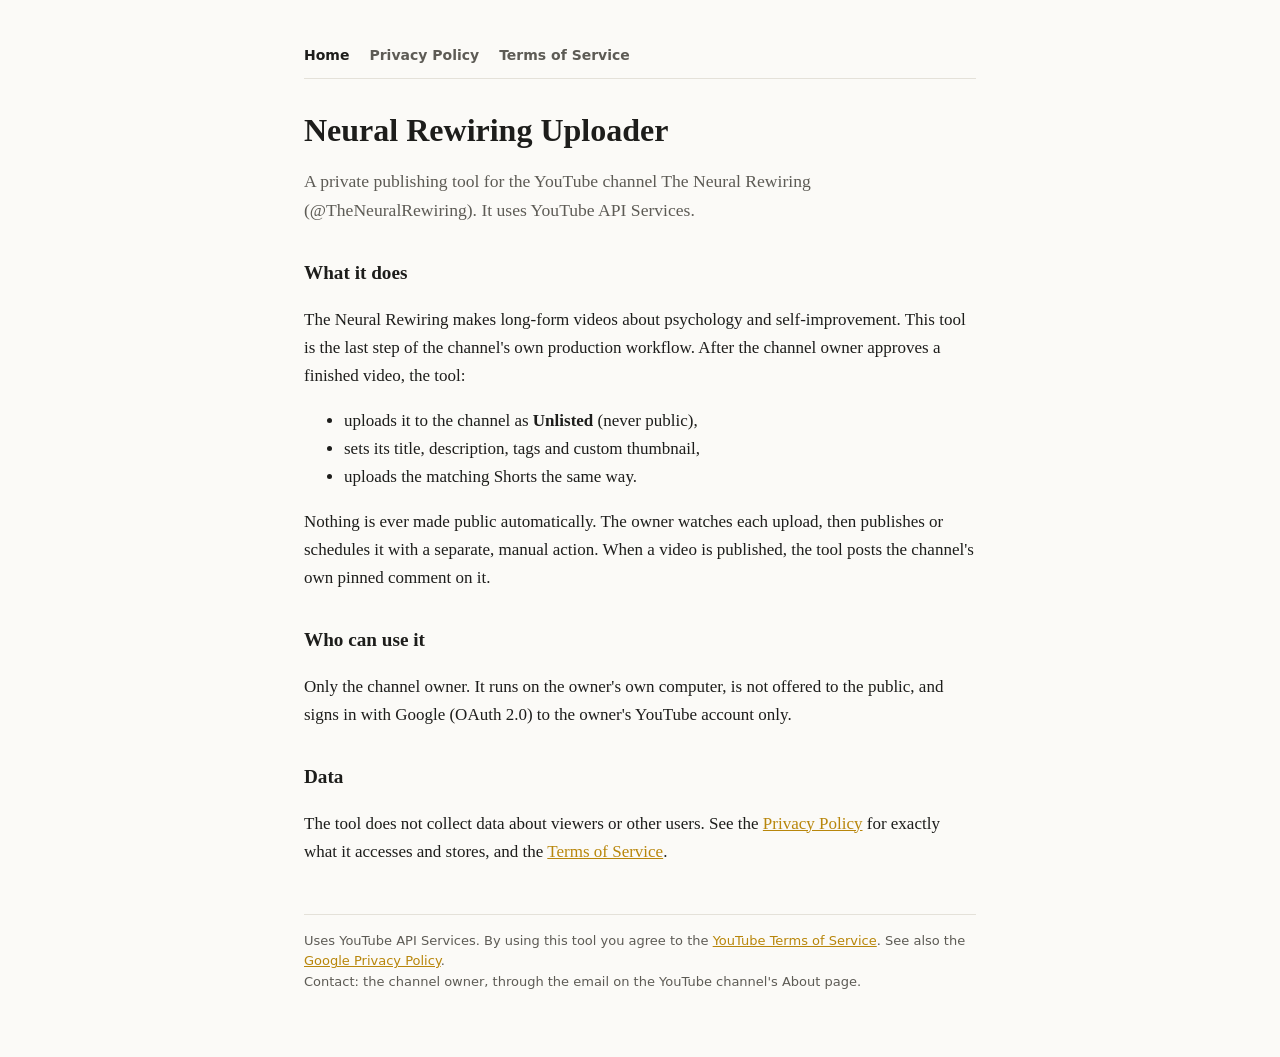
<file: index.html>
<!doctype html>
<html lang="en">
<head>
<meta charset="utf-8">
<meta name="viewport" content="width=device-width, initial-scale=1">
<title>Neural Rewiring Uploader</title>
<link rel="stylesheet" href="style.css">
</head>
<body>
<main>
<nav><a href="index.html" aria-current="page">Home</a><a href="privacy.html">Privacy Policy</a><a href="terms.html">Terms of Service</a></nav>

<h1>Neural Rewiring Uploader</h1>
<p class="lede">A private publishing tool for the YouTube channel The Neural Rewiring (@TheNeuralRewiring). It uses YouTube API Services.</p>

<h2>What it does</h2>
<p>The Neural Rewiring makes long-form videos about psychology and self-improvement. This tool is the last step of the channel's own production workflow. After the channel owner approves a finished video, the tool:</p>
<ul>
  <li>uploads it to the channel as <strong>Unlisted</strong> (never public),</li>
  <li>sets its title, description, tags and custom thumbnail,</li>
  <li>uploads the matching Shorts the same way.</li>
</ul>
<p>Nothing is ever made public automatically. The owner watches each upload, then publishes or schedules it with a separate, manual action. When a video is published, the tool posts the channel's own pinned comment on it.</p>

<h2>Who can use it</h2>
<p>Only the channel owner. It runs on the owner's own computer, is not offered to the public, and signs in with Google (OAuth 2.0) to the owner's YouTube account only.</p>

<h2>Data</h2>
<p>The tool does not collect data about viewers or other users. See the <a href="privacy.html">Privacy Policy</a> for exactly what it accesses and stores, and the <a href="terms.html">Terms of Service</a>.</p>

<footer>
  Uses YouTube API Services. By using this tool you agree to the <a href="https://www.youtube.com/t/terms">YouTube Terms of Service</a>.
  See also the <a href="https://policies.google.com/privacy">Google Privacy Policy</a>.<br>
  Contact: the channel owner, through the email on the YouTube channel's About page.
</footer>
</main>
</body>
</html>
</file>
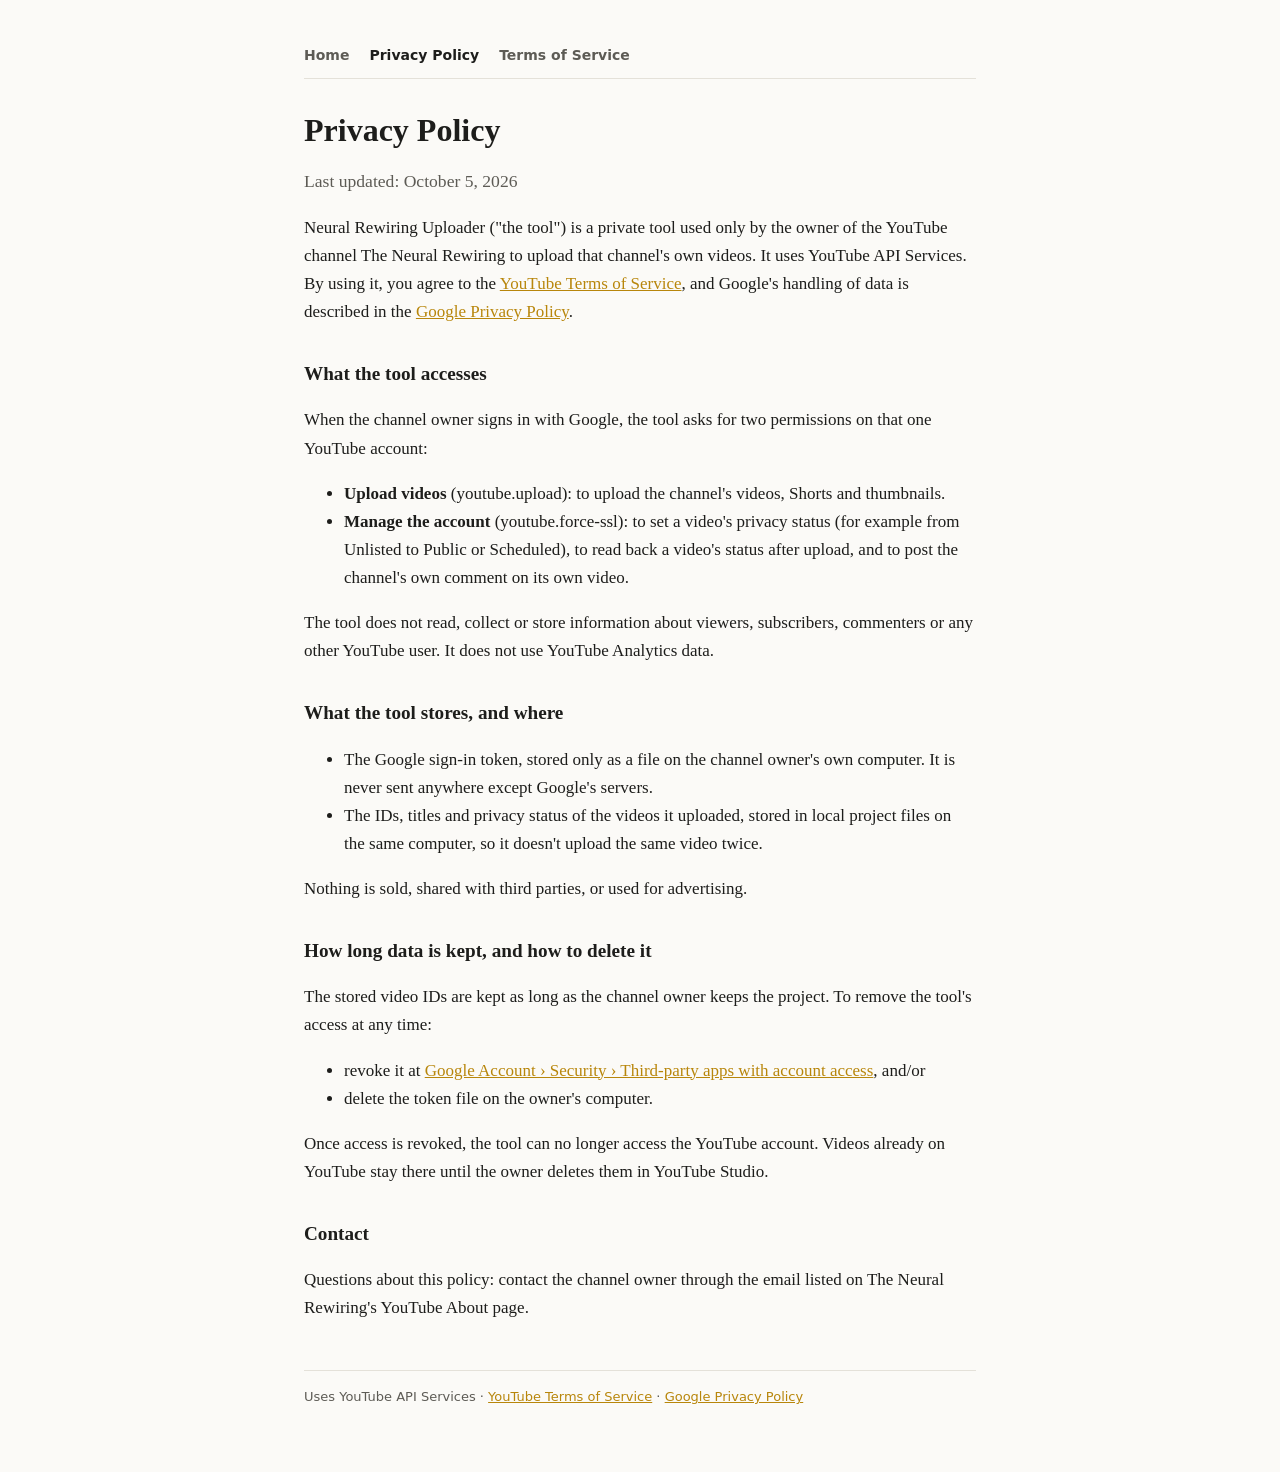
<file: privacy.html>
<!doctype html>
<html lang="en">
<head>
<meta charset="utf-8">
<meta name="viewport" content="width=device-width, initial-scale=1">
<title>Privacy Policy · Neural Rewiring Uploader</title>
<link rel="stylesheet" href="style.css">
</head>
<body>
<main>
<nav><a href="index.html">Home</a><a href="privacy.html" aria-current="page">Privacy Policy</a><a href="terms.html">Terms of Service</a></nav>

<h1>Privacy Policy</h1>
<p class="lede">Last updated: October 5, 2026</p>

<p>Neural Rewiring Uploader ("the tool") is a private tool used only by the owner of the YouTube channel The Neural Rewiring to upload that channel's own videos. It uses YouTube API Services. By using it, you agree to the <a href="https://www.youtube.com/t/terms">YouTube Terms of Service</a>, and Google's handling of data is described in the <a href="https://policies.google.com/privacy">Google Privacy Policy</a>.</p>

<h2>What the tool accesses</h2>
<p>When the channel owner signs in with Google, the tool asks for two permissions on that one YouTube account:</p>
<ul>
  <li><strong>Upload videos</strong> (youtube.upload): to upload the channel's videos, Shorts and thumbnails.</li>
  <li><strong>Manage the account</strong> (youtube.force-ssl): to set a video's privacy status (for example from Unlisted to Public or Scheduled), to read back a video's status after upload, and to post the channel's own comment on its own video.</li>
</ul>
<p>The tool does not read, collect or store information about viewers, subscribers, commenters or any other YouTube user. It does not use YouTube Analytics data.</p>

<h2>What the tool stores, and where</h2>
<ul>
  <li>The Google sign-in token, stored only as a file on the channel owner's own computer. It is never sent anywhere except Google's servers.</li>
  <li>The IDs, titles and privacy status of the videos it uploaded, stored in local project files on the same computer, so it doesn't upload the same video twice.</li>
</ul>
<p>Nothing is sold, shared with third parties, or used for advertising.</p>

<h2>How long data is kept, and how to delete it</h2>
<p>The stored video IDs are kept as long as the channel owner keeps the project. To remove the tool's access at any time:</p>
<ul>
  <li>revoke it at <a href="https://security.google.com/settings/security/permissions">Google Account › Security › Third-party apps with account access</a>, and/or</li>
  <li>delete the token file on the owner's computer.</li>
</ul>
<p>Once access is revoked, the tool can no longer access the YouTube account. Videos already on YouTube stay there until the owner deletes them in YouTube Studio.</p>

<h2>Contact</h2>
<p>Questions about this policy: contact the channel owner through the email listed on The Neural Rewiring's YouTube About page.</p>

<footer>Uses YouTube API Services · <a href="https://www.youtube.com/t/terms">YouTube Terms of Service</a> · <a href="https://policies.google.com/privacy">Google Privacy Policy</a></footer>
</main>
</body>
</html>
</file>
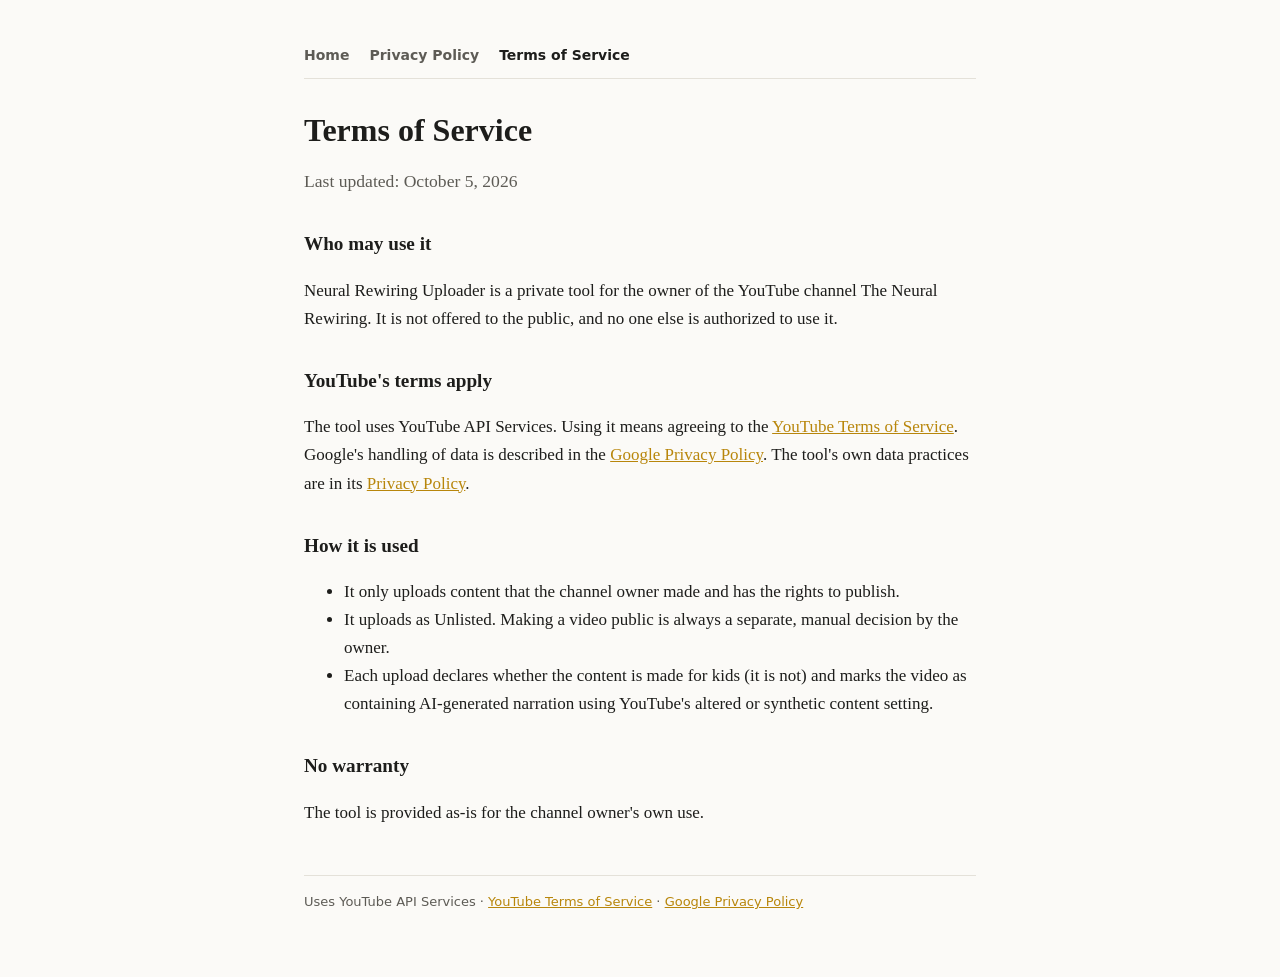
<file: terms.html>
<!doctype html>
<html lang="en">
<head>
<meta charset="utf-8">
<meta name="viewport" content="width=device-width, initial-scale=1">
<title>Terms of Service · Neural Rewiring Uploader</title>
<link rel="stylesheet" href="style.css">
</head>
<body>
<main>
<nav><a href="index.html">Home</a><a href="privacy.html">Privacy Policy</a><a href="terms.html" aria-current="page">Terms of Service</a></nav>

<h1>Terms of Service</h1>
<p class="lede">Last updated: October 5, 2026</p>

<h2>Who may use it</h2>
<p>Neural Rewiring Uploader is a private tool for the owner of the YouTube channel The Neural Rewiring. It is not offered to the public, and no one else is authorized to use it.</p>

<h2>YouTube's terms apply</h2>
<p>The tool uses YouTube API Services. Using it means agreeing to the <a href="https://www.youtube.com/t/terms">YouTube Terms of Service</a>. Google's handling of data is described in the <a href="https://policies.google.com/privacy">Google Privacy Policy</a>. The tool's own data practices are in its <a href="privacy.html">Privacy Policy</a>.</p>

<h2>How it is used</h2>
<ul>
  <li>It only uploads content that the channel owner made and has the rights to publish.</li>
  <li>It uploads as Unlisted. Making a video public is always a separate, manual decision by the owner.</li>
  <li>Each upload declares whether the content is made for kids (it is not) and marks the video as containing AI-generated narration using YouTube's altered or synthetic content setting.</li>
</ul>

<h2>No warranty</h2>
<p>The tool is provided as-is for the channel owner's own use.</p>

<footer>Uses YouTube API Services · <a href="https://www.youtube.com/t/terms">YouTube Terms of Service</a> · <a href="https://policies.google.com/privacy">Google Privacy Policy</a></footer>
</main>
</body>
</html>
</file>
<file: style.css>
:root { --bg: #fbfaf7; --ink: #1d1d1b; --muted: #5d5b55; --line: #e4e1d9; --accent: #b8860b; }
@media (prefers-color-scheme: dark) { :root { --bg: #121211; --ink: #ecebe6; --muted: #a3a19a; --line: #2c2b28; --accent: #e3b341; } }
* { box-sizing: border-box; }
body { margin: 0; background: var(--bg); color: var(--ink); font: 17px/1.65 Georgia, "Times New Roman", serif; }
main { max-width: 44rem; margin: 0 auto; padding: 3rem 1rem 4rem; }
nav { display: flex; flex-wrap: wrap; gap: 1.25rem; font: 600 14px/1 system-ui, sans-serif; padding-bottom: 1rem; border-bottom: 1px solid var(--line); margin-bottom: 2rem; }
nav a { color: var(--muted); text-decoration: none; }
nav a:hover, nav a[aria-current] { color: var(--ink); }
h1 { font-size: 2rem; line-height: 1.2; margin: 0 0 .5rem; }
h2 { font-size: 1.2rem; margin: 2rem 0 .5rem; }
p, li { color: var(--ink); }
.lede { color: var(--muted); font-size: 1.1rem; }
a { color: var(--accent); }
footer { margin-top: 3rem; padding-top: 1rem; border-top: 1px solid var(--line); font: 13px/1.6 system-ui, sans-serif; color: var(--muted); }
</file>
